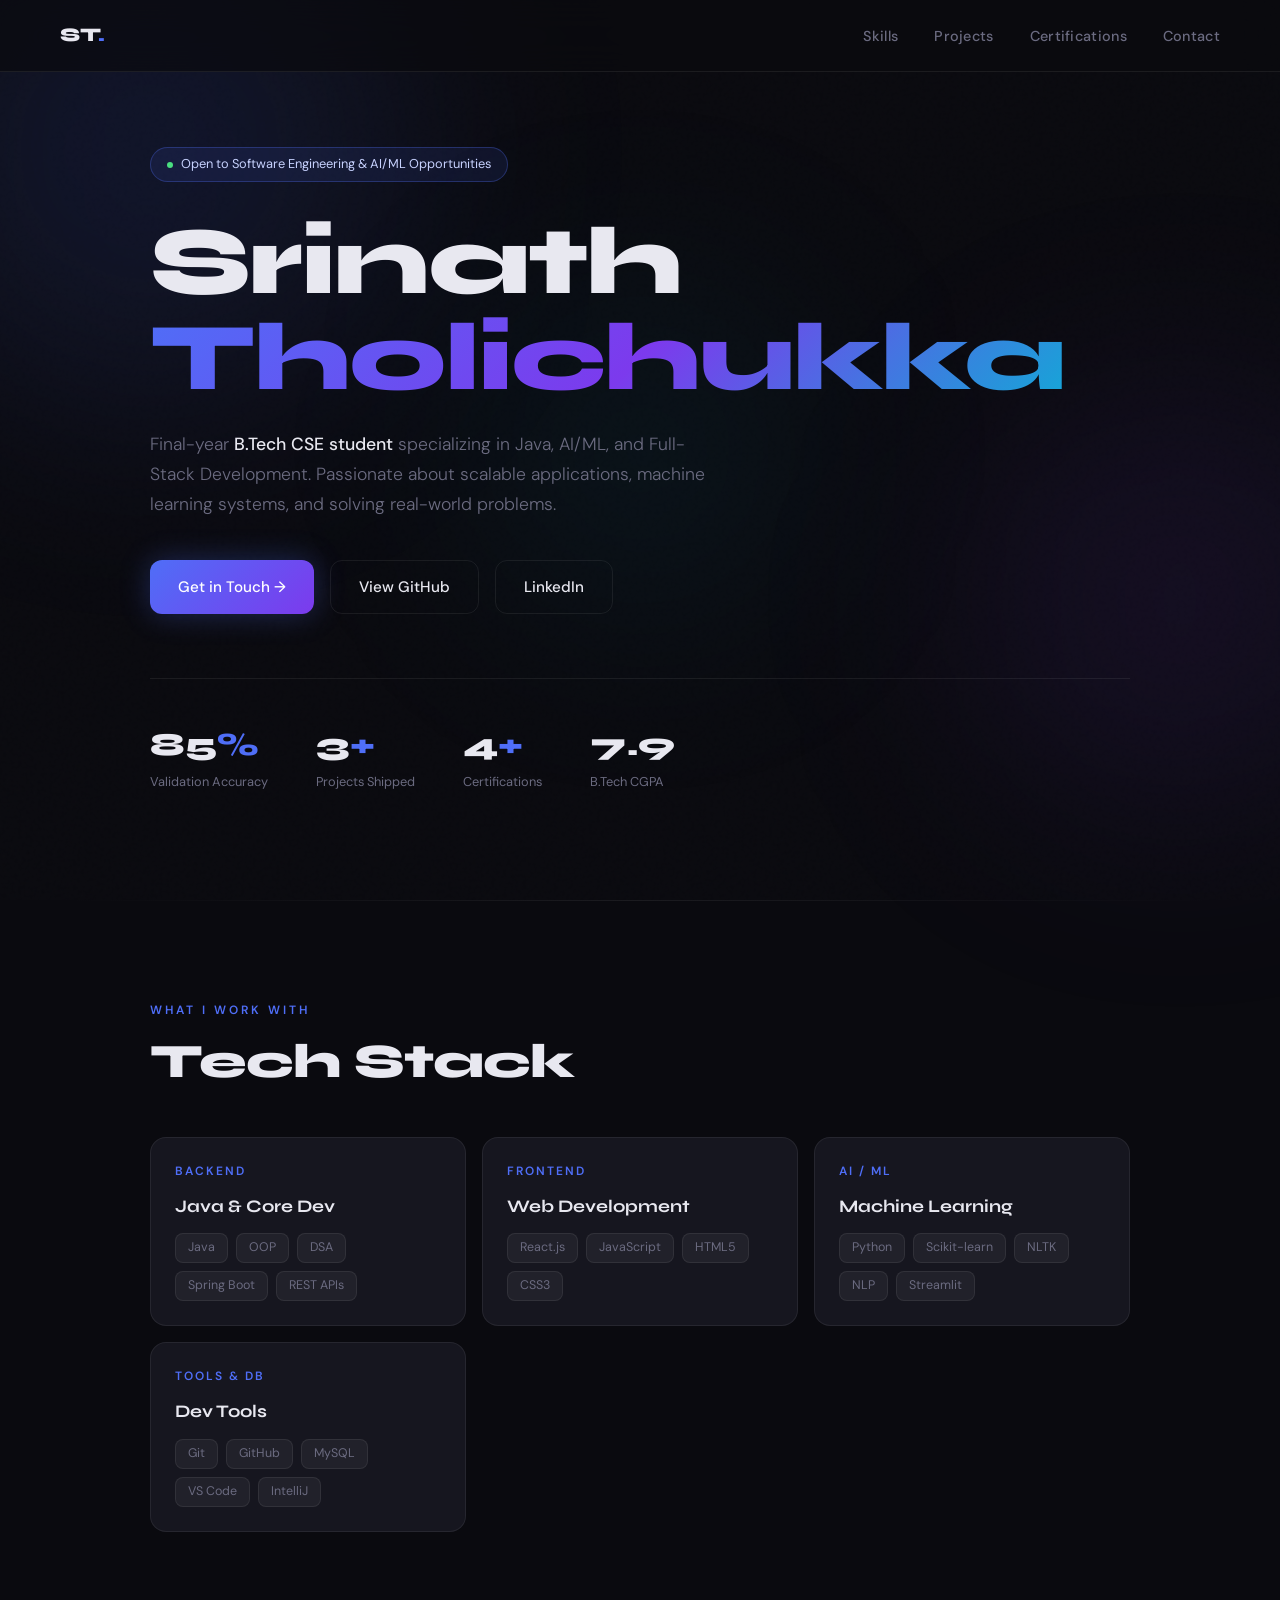
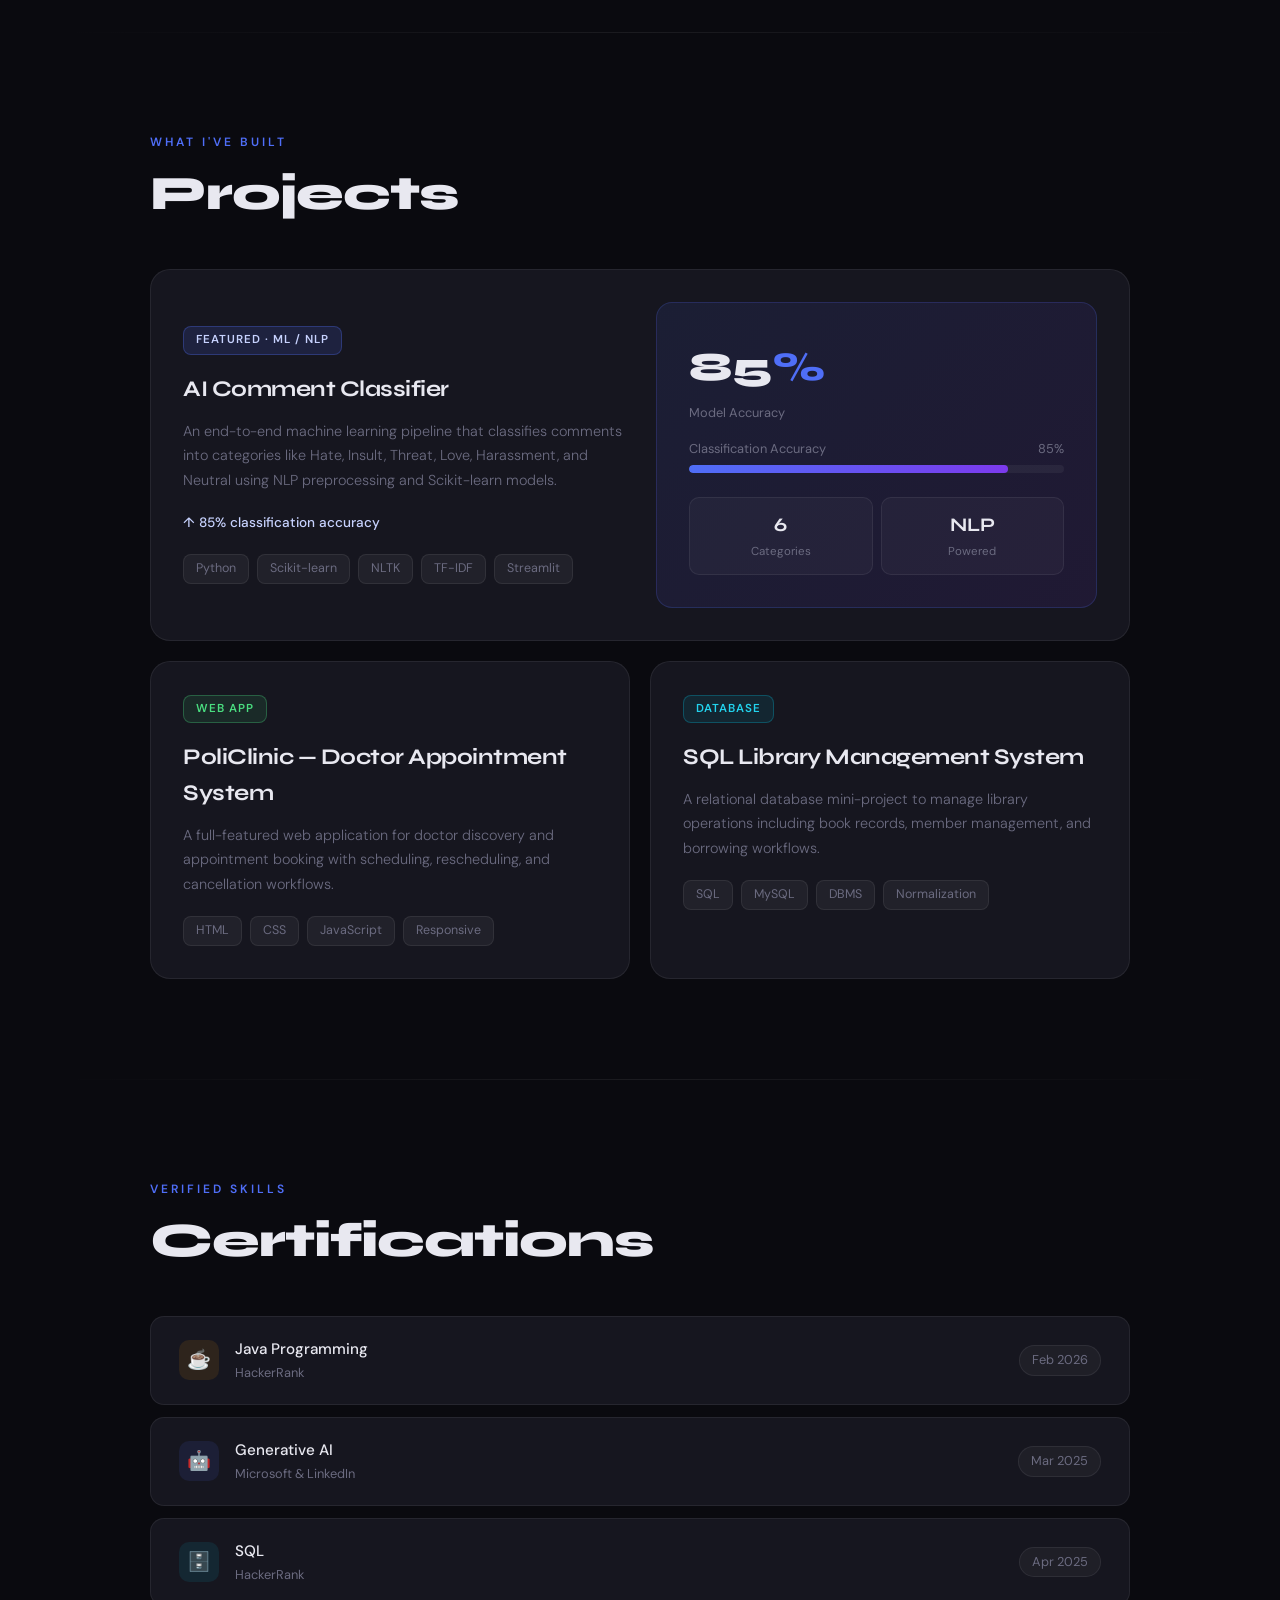
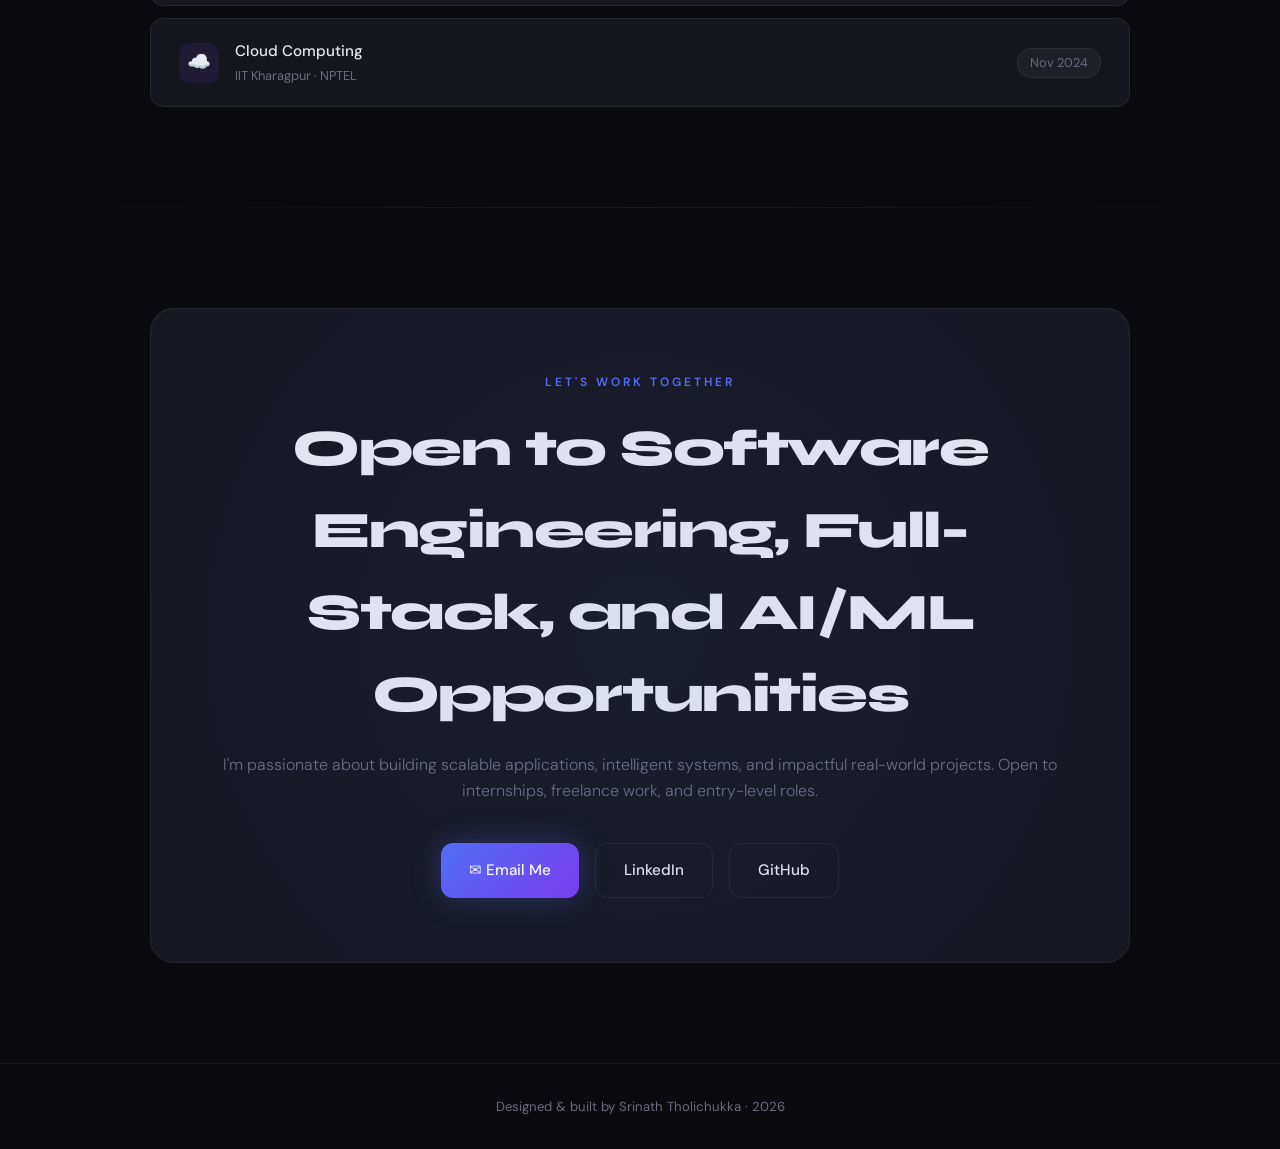
<file: index.html>
<!DOCTYPE html>
<html lang="en">
<head>
<meta charset="UTF-8"/>
<meta name="viewport" content="width=device-width, initial-scale=1.0"/>
<title>Srinath Tholichukka — Software Engineer</title>
<link href="https://fonts.googleapis.com/css2?family=Syne:wght@400;600;700;800&family=DM+Sans:ital,wght@0,300;0,400;0,500;1,300&display=swap" rel="stylesheet"/>
<style>
  :root {
    --bg: #0a0a0f;
    --surface: #111118;
    --card: #16161f;
    --border: rgba(255,255,255,0.07);
    --accent: #4f6ef7;
    --accent2: #7c3aed;
    --accent3: #06b6d4;
    --text: #e8e8f0;
    --muted: #6b6b80;
    --highlight: #c7d2fe;
  }
  *, *::before, *::after { box-sizing: border-box; margin: 0; padding: 0; }

  html { scroll-behavior: smooth; }

  body {
    background: var(--bg);
    color: var(--text);
    font-family: 'DM Sans', sans-serif;
    font-size: 16px;
    line-height: 1.6;
    overflow-x: hidden;
  }

  /* ---- NOISE OVERLAY ---- */
  body::before {
    content: '';
    position: fixed;
    inset: 0;
    background-image: url("data:image/svg+xml,%3Csvg viewBox='0 0 256 256' xmlns='http://www.w3.org/2000/svg'%3E%3Cfilter id='noise'%3E%3CfeTurbulence type='fractalNoise' baseFrequency='0.9' numOctaves='4' stitchTiles='stitch'/%3E%3C/filter%3E%3Crect width='100%25' height='100%25' filter='url(%23noise)' opacity='0.04'/%3E%3C/svg%3E");
    pointer-events: none;
    z-index: 0;
    opacity: 0.4;
  }

  /* ---- GLOW BLOBS ---- */
  .blob {
    position: fixed;
    border-radius: 50%;
    filter: blur(120px);
    pointer-events: none;
    z-index: 0;
  }
  .blob-1 { width: 500px; height: 500px; background: rgba(79,110,247,0.12); top: -100px; left: -100px; }
  .blob-2 { width: 400px; height: 400px; background: rgba(124,58,237,0.10); bottom: 100px; right: -100px; }
  .blob-3 { width: 300px; height: 300px; background: rgba(6,182,212,0.08); top: 50%; left: 50%; transform: translate(-50%,-50%); }

  /* ---- NAV ---- */
  nav {
    position: fixed;
    top: 0; left: 0; right: 0;
    z-index: 100;
    display: flex;
    justify-content: space-between;
    align-items: center;
    padding: 20px 60px;
    background: rgba(10,10,15,0.7);
    backdrop-filter: blur(20px);
    border-bottom: 1px solid var(--border);
  }
  .nav-logo {
    font-family: 'Syne', sans-serif;
    font-weight: 800;
    font-size: 1.2rem;
    color: var(--text);
    text-decoration: none;
    letter-spacing: -0.5px;
  }
  .nav-logo span { color: var(--accent); }
  .nav-links { display: flex; gap: 36px; list-style: none; }
  .nav-links a {
    color: var(--muted);
    text-decoration: none;
    font-size: 0.9rem;
    font-weight: 500;
    transition: color 0.2s;
    letter-spacing: 0.3px;
  }
  .nav-links a:hover { color: var(--text); }

  /* ---- SECTIONS ---- */
  section { position: relative; z-index: 1; }

  /* ---- HERO ---- */
  .hero {
    min-height: 100vh;
    display: flex;
    flex-direction: column;
    justify-content: center;
    padding: 120px 60px 80px;
    max-width: 1100px;
    margin: 0 auto;
  }
  .hero-tag {
    display: inline-flex;
    align-items: center;
    gap: 8px;
    background: rgba(79,110,247,0.1);
    border: 1px solid rgba(79,110,247,0.3);
    border-radius: 100px;
    padding: 6px 16px;
    font-size: 0.8rem;
    color: var(--highlight);
    margin-bottom: 32px;
    width: fit-content;
    animation: fadeUp 0.6s ease both;
  }
  .hero-tag::before {
    content: '';
    width: 6px; height: 6px;
    border-radius: 50%;
    background: #4ade80;
    animation: pulse 2s infinite;
  }
  @keyframes pulse {
    0%, 100% { opacity: 1; }
    50% { opacity: 0.3; }
  }
  .hero h1 {
    font-family: 'Syne', sans-serif;
    font-size: clamp(3rem, 8vw, 6rem);
    font-weight: 800;
    line-height: 1.0;
    letter-spacing: -2px;
    margin-bottom: 24px;
    animation: fadeUp 0.6s 0.1s ease both;
  }
  .hero h1 .line2 {
    display: block;
    background: linear-gradient(135deg, var(--accent), var(--accent2), var(--accent3));
    -webkit-background-clip: text;
    -webkit-text-fill-color: transparent;
    background-clip: text;
  }
  .hero-desc {
    font-size: 1.1rem;
    color: var(--muted);
    max-width: 560px;
    line-height: 1.7;
    margin-bottom: 40px;
    font-weight: 300;
    animation: fadeUp 0.6s 0.2s ease both;
  }
  .hero-desc strong { color: var(--text); font-weight: 500; }
  .hero-cta {
    display: flex;
    gap: 16px;
    flex-wrap: wrap;
    animation: fadeUp 0.6s 0.3s ease both;
  }
  .btn {
    display: inline-flex;
    align-items: center;
    gap: 8px;
    padding: 14px 28px;
    border-radius: 12px;
    font-family: 'DM Sans', sans-serif;
    font-size: 0.95rem;
    font-weight: 500;
    cursor: pointer;
    text-decoration: none;
    transition: all 0.2s;
  }
  .btn-primary {
    background: linear-gradient(135deg, var(--accent), var(--accent2));
    color: white;
    border: none;
    box-shadow: 0 0 30px rgba(79,110,247,0.3);
  }
  .btn-primary:hover { transform: translateY(-2px); box-shadow: 0 0 40px rgba(79,110,247,0.5); }
  .btn-secondary {
    background: transparent;
    color: var(--text);
    border: 1px solid var(--border);
  }
  .btn-secondary:hover { border-color: rgba(255,255,255,0.2); background: rgba(255,255,255,0.04); }

  .hero-stats {
    display: flex;
    gap: 48px;
    margin-top: 64px;
    padding-top: 40px;
    border-top: 1px solid var(--border);
    animation: fadeUp 0.6s 0.4s ease both;
  }
  .stat-num {
    font-family: 'Syne', sans-serif;
    font-size: 2rem;
    font-weight: 800;
    color: var(--text);
  }
  .stat-num span { color: var(--accent); }
  .stat-label { font-size: 0.8rem; color: var(--muted); margin-top: 2px; }

  @keyframes fadeUp {
    from { opacity: 0; transform: translateY(24px); }
    to { opacity: 1; transform: translateY(0); }
  }

  /* ---- DIVIDER ---- */
  .section-divider {
    height: 1px;
    background: linear-gradient(90deg, transparent, var(--border), transparent);
    margin: 0 60px;
  }

  /* ---- SKILLS ---- */
  .skills-section {
    padding: 100px 60px;
    max-width: 1100px;
    margin: 0 auto;
  }
  .section-label {
    font-size: 0.75rem;
    font-weight: 600;
    color: var(--accent);
    letter-spacing: 3px;
    text-transform: uppercase;
    margin-bottom: 16px;
  }
  .section-title {
    font-family: 'Syne', sans-serif;
    font-size: clamp(1.8rem, 4vw, 3rem);
    font-weight: 800;
    letter-spacing: -1px;
    margin-bottom: 48px;
    line-height: 1.1;
  }
  .skills-grid {
    display: grid;
    grid-template-columns: repeat(auto-fill, minmax(280px, 1fr));
    gap: 16px;
  }
  .skill-card {
    background: var(--card);
    border: 1px solid var(--border);
    border-radius: 16px;
    padding: 24px;
    transition: all 0.3s;
    position: relative;
    overflow: hidden;
  }
  .skill-card::before {
    content: '';
    position: absolute;
    top: 0; left: 0; right: 0;
    height: 2px;
    background: linear-gradient(90deg, var(--accent), var(--accent2));
    transform: scaleX(0);
    transform-origin: left;
    transition: transform 0.3s;
  }
  .skill-card:hover { border-color: rgba(79,110,247,0.3); transform: translateY(-4px); }
  .skill-card:hover::before { transform: scaleX(1); }
  .skill-category {
    font-size: 0.75rem;
    font-weight: 600;
    color: var(--accent);
    letter-spacing: 2px;
    text-transform: uppercase;
    margin-bottom: 12px;
  }
  .skill-name {
    font-family: 'Syne', sans-serif;
    font-size: 1.1rem;
    font-weight: 700;
    margin-bottom: 8px;
  }
  .skill-items {
    display: flex;
    flex-wrap: wrap;
    gap: 8px;
    margin-top: 12px;
  }
  .tag {
    background: rgba(255,255,255,0.05);
    border: 1px solid var(--border);
    border-radius: 8px;
    padding: 4px 12px;
    font-size: 0.78rem;
    color: var(--muted);
    transition: all 0.2s;
  }
  .tag:hover { background: rgba(79,110,247,0.1); border-color: rgba(79,110,247,0.3); color: var(--highlight); }

  /* ---- PROJECTS ---- */
  .projects-section {
    padding: 100px 60px;
    max-width: 1100px;
    margin: 0 auto;
  }
  .projects-grid {
    display: grid;
    grid-template-columns: 1fr 1fr;
    gap: 20px;
  }
  .project-card {
    background: var(--card);
    border: 1px solid var(--border);
    border-radius: 20px;
    padding: 32px;
    transition: all 0.3s;
    position: relative;
    overflow: hidden;
    text-decoration: none;
    color: inherit;
    display: block;
  }
  .project-card.featured {
    grid-column: span 2;
    display: grid;
    grid-template-columns: 1fr 1fr;
    gap: 32px;
    align-items: center;
  }
  .project-card::after {
    content: '';
    position: absolute;
    inset: 0;
    background: linear-gradient(135deg, rgba(79,110,247,0.05), transparent);
    opacity: 0;
    transition: opacity 0.3s;
  }
  .project-card:hover { border-color: rgba(79,110,247,0.3); transform: translateY(-4px); }
  .project-card:hover::after { opacity: 1; }
  .project-badge {
    display: inline-block;
    background: rgba(79,110,247,0.15);
    color: var(--highlight);
    border: 1px solid rgba(79,110,247,0.3);
    border-radius: 8px;
    padding: 4px 12px;
    font-size: 0.72rem;
    font-weight: 600;
    letter-spacing: 1px;
    text-transform: uppercase;
    margin-bottom: 16px;
  }
  .project-badge.green {
    background: rgba(74,222,128,0.1);
    color: #4ade80;
    border-color: rgba(74,222,128,0.3);
  }
  .project-badge.cyan {
    background: rgba(6,182,212,0.1);
    color: #22d3ee;
    border-color: rgba(6,182,212,0.3);
  }
  .project-title {
    font-family: 'Syne', sans-serif;
    font-size: 1.4rem;
    font-weight: 700;
    margin-bottom: 12px;
    letter-spacing: -0.5px;
  }
  .project-desc {
    color: var(--muted);
    font-size: 0.9rem;
    line-height: 1.7;
    margin-bottom: 20px;
    font-weight: 300;
  }
  .project-highlight {
    font-size: 0.85rem;
    color: var(--highlight);
    font-weight: 500;
    margin-bottom: 20px;
  }
  .project-visual {
    background: linear-gradient(135deg, rgba(79,110,247,0.1), rgba(124,58,237,0.1));
    border: 1px solid rgba(79,110,247,0.2);
    border-radius: 16px;
    padding: 32px;
    display: flex;
    flex-direction: column;
    gap: 16px;
  }
  .accuracy-bar {
    background: rgba(255,255,255,0.05);
    border-radius: 100px;
    height: 8px;
    overflow: hidden;
  }
  .accuracy-fill {
    height: 100%;
    background: linear-gradient(90deg, var(--accent), var(--accent2));
    border-radius: 100px;
    width: 85%;
    animation: growBar 1.5s 0.5s ease both;
  }
  @keyframes growBar {
    from { width: 0; }
    to { width: 85%; }
  }
  .accuracy-label {
    display: flex;
    justify-content: space-between;
    font-size: 0.8rem;
    color: var(--muted);
  }
  .accuracy-value {
    font-family: 'Syne', sans-serif;
    font-size: 2.5rem;
    font-weight: 800;
    color: var(--text);
  }
  .accuracy-value span { color: var(--accent); }

  /* ---- CERTS ---- */
  .certs-section {
    padding: 100px 60px;
    max-width: 1100px;
    margin: 0 auto;
  }
  .certs-list { display: flex; flex-direction: column; gap: 12px; }
  .cert-item {
    background: var(--card);
    border: 1px solid var(--border);
    border-radius: 14px;
    padding: 20px 28px;
    display: flex;
    align-items: center;
    justify-content: space-between;
    transition: all 0.2s;
  }
  .cert-item:hover { border-color: rgba(79,110,247,0.3); transform: translateX(4px); }
  .cert-left { display: flex; align-items: center; gap: 16px; }
  .cert-icon {
    width: 40px; height: 40px;
    border-radius: 10px;
    display: flex; align-items: center; justify-content: center;
    font-size: 1.2rem;
  }
  .cert-name { font-weight: 500; font-size: 0.95rem; }
  .cert-issuer { font-size: 0.8rem; color: var(--muted); margin-top: 2px; }
  .cert-date {
    font-size: 0.8rem;
    color: var(--muted);
    background: rgba(255,255,255,0.04);
    padding: 4px 12px;
    border-radius: 100px;
    border: 1px solid var(--border);
  }

  /* ---- CONTACT ---- */
  .contact-section {
    padding: 100px 60px;
    max-width: 1100px;
    margin: 0 auto;
    text-align: center;
  }
  .contact-card {
    background: var(--card);
    border: 1px solid var(--border);
    border-radius: 24px;
    padding: 64px;
    position: relative;
    overflow: hidden;
  }
  .contact-card::before {
    content: '';
    position: absolute;
    top: -50%; left: -50%;
    width: 200%; height: 200%;
    background: radial-gradient(circle at center, rgba(79,110,247,0.08), transparent 60%);
    pointer-events: none;
  }
  .contact-card h2 {
    font-family: 'Syne', sans-serif;
    font-size: clamp(2rem, 4vw, 3.5rem);
    font-weight: 800;
    letter-spacing: -1.5px;
    margin-bottom: 16px;
  }
  .contact-card p {
    color: var(--muted);
    font-size: 1rem;
    margin-bottom: 40px;
    font-weight: 300;
  }
  .contact-links {
    display: flex;
    gap: 16px;
    justify-content: center;
    flex-wrap: wrap;
  }

  /* ---- FOOTER ---- */
  footer {
    text-align: center;
    padding: 32px 60px;
    color: var(--muted);
    font-size: 0.82rem;
    border-top: 1px solid var(--border);
    position: relative;
    z-index: 1;
  }

  /* ---- SCROLLBAR ---- */
  ::-webkit-scrollbar { width: 6px; }
  ::-webkit-scrollbar-track { background: var(--bg); }
  ::-webkit-scrollbar-thumb { background: rgba(79,110,247,0.3); border-radius: 3px; }

  /* ---- MOBILE ---- */
  @media (max-width: 768px) {
    nav { padding: 16px 24px; }
    .nav-links { display: none; }
    .hero, .skills-section, .projects-section, .certs-section, .contact-section { padding-left: 24px; padding-right: 24px; }
    .section-divider { margin: 0 24px; }
    .projects-grid { grid-template-columns: 1fr; }
    .project-card.featured { grid-column: span 1; grid-template-columns: 1fr; }
    .hero-stats { gap: 24px; flex-wrap: wrap; }
    .contact-card { padding: 40px 24px; }
  }
</style>
</head>
<body>

<div class="blob blob-1"></div>
<div class="blob blob-2"></div>
<div class="blob blob-3"></div>

<!-- NAV -->
<nav>
  <a href="#" class="nav-logo">ST<span>.</span></a>
  <ul class="nav-links">
    <li><a href="#skills">Skills</a></li>
    <li><a href="#projects">Projects</a></li>
    <li><a href="#certifications">Certifications</a></li>
    <li><a href="#contact">Contact</a></li>
  </ul>
</nav>

<!-- HERO -->
<section class="hero">
  <div class="hero-tag">Open to Software Engineering & AI/ML Opportunities</div>
  <h1>
    Srinath<br>
    <span class="line2">Tholichukka</span>
  </h1>
  <p class="hero-desc">
    Final-year <strong>B.Tech CSE student</strong> specializing in Java, AI/ML, and Full-Stack Development. 
    Passionate about scalable applications, machine learning systems, and solving real-world problems.
  </p>
  <div class="hero-cta">
    <a href="mailto:tholichukkasrinath1@gmail.com" class="btn btn-primary">Get in Touch →</a>
    <a href="https://github.com/Srinath-2203" target="_blank" class="btn btn-secondary">View GitHub</a>
    <a href="https://www.linkedin.com/in/srinaththolichukka/" target="_blank" class="btn btn-secondary">LinkedIn</a>
  </div>
  <div class="hero-stats">
    <div>
      <div class="stat-num">85<span>%</span></div>
      <div class="stat-label">Validation Accuracy</div>
    </div>
    <div>
      <div class="stat-num">3<span>+</span></div>
      <div class="stat-label">Projects Shipped</div>
    </div>
    <div>
      <div class="stat-num">4<span>+</span></div>
      <div class="stat-label">Certifications</div>
    </div>
    <div>
      <div class="stat-num">7.9</div>
      <div class="stat-label">B.Tech CGPA</div>
    </div>
  </div>
</section>

<div class="section-divider"></div>

<!-- SKILLS -->
<section id="skills" class="skills-section">
  <div class="section-label">What I Work With</div>
  <h2 class="section-title">Tech Stack</h2>
  <div class="skills-grid">
    <div class="skill-card">
      <div class="skill-category">Backend</div>
      <div class="skill-name">Java & Core Dev</div>
      <div class="skill-items">
        <span class="tag">Java</span>
        <span class="tag">OOP</span>
        <span class="tag">DSA</span>
        <span class="tag">Spring Boot</span>
        <span class="tag">REST APIs</span>
      </div>
    </div>
    <div class="skill-card">
      <div class="skill-category">Frontend</div>
      <div class="skill-name">Web Development</div>
      <div class="skill-items">
        <span class="tag">React.js</span>
        <span class="tag">JavaScript</span>
        <span class="tag">HTML5</span>
        <span class="tag">CSS3</span>
      </div>
    </div>
    <div class="skill-card">
      <div class="skill-category">AI / ML</div>
      <div class="skill-name">Machine Learning</div>
      <div class="skill-items">
        <span class="tag">Python</span>
        <span class="tag">Scikit-learn</span>
        <span class="tag">NLTK</span>
        <span class="tag">NLP</span>
        <span class="tag">Streamlit</span>
      </div>
    </div>
    <div class="skill-card">
      <div class="skill-category">Tools & DB</div>
      <div class="skill-name">Dev Tools</div>
      <div class="skill-items">
        <span class="tag">Git</span>
        <span class="tag">GitHub</span>
        <span class="tag">MySQL</span>
        <span class="tag">VS Code</span>
        <span class="tag">IntelliJ</span>
      </div>
    </div>
  </div>
</section>

<div class="section-divider"></div>

<!-- PROJECTS -->
<section id="projects" class="projects-section">
  <div class="section-label">What I've Built</div>
  <h2 class="section-title">Projects</h2>
  <div class="projects-grid">

    <!-- FEATURED -->
    <a href="https://github.com/Srinath-2203/AI-Comment-Classifier" target="_blank" class="project-card featured">
      <div>
        <div class="project-badge">Featured · ML / NLP</div>
        <div class="project-title">AI Comment Classifier</div>
        <p class="project-desc">
          An end-to-end machine learning pipeline that classifies comments into categories like Hate, Insult, Threat, Love, Harassment, and Neutral using NLP preprocessing and Scikit-learn models.
        </p>
        <div class="project-highlight">↑ 85% classification accuracy</div>
        <div class="skill-items">
          <span class="tag">Python</span>
          <span class="tag">Scikit-learn</span>
          <span class="tag">NLTK</span>
          <span class="tag">TF-IDF</span>
          <span class="tag">Streamlit</span>
        </div>
      </div>
      <div class="project-visual">
        <div>
          <div class="accuracy-value">85<span>%</span></div>
          <div style="color:var(--muted);font-size:0.8rem;margin-top:4px;">Model Accuracy</div>
        </div>
        <div>
          <div class="accuracy-label"><span>Classification Accuracy</span><span>85%</span></div>
          <div class="accuracy-bar" style="margin-top:6px;"><div class="accuracy-fill"></div></div>
        </div>
        <div style="display:grid;grid-template-columns:1fr 1fr;gap:8px;margin-top:8px;">
          <div style="background:rgba(255,255,255,0.03);border:1px solid var(--border);border-radius:10px;padding:12px;text-align:center;">
            <div style="font-family:'Syne',sans-serif;font-size:1.2rem;font-weight:700;">6</div>
            <div style="font-size:0.72rem;color:var(--muted);margin-top:2px;">Categories</div>
          </div>
          <div style="background:rgba(255,255,255,0.03);border:1px solid var(--border);border-radius:10px;padding:12px;text-align:center;">
            <div style="font-family:'Syne',sans-serif;font-size:1.2rem;font-weight:700;">NLP</div>
            <div style="font-size:0.72rem;color:var(--muted);margin-top:2px;">Powered</div>
          </div>
        </div>
      </div>
    </a>

    <!-- CARD 2 -->
    <a href="https://github.com/Srinath-2203/PoliClinic" target="_blank" class="project-card">
      <div class="project-badge green">Web App</div>
      <div class="project-title">PoliClinic — Doctor Appointment System</div>
      <p class="project-desc">
        A full-featured web application for doctor discovery and appointment booking with scheduling, rescheduling, and cancellation workflows.
      </p>
      <div class="skill-items">
        <span class="tag">HTML</span>
        <span class="tag">CSS</span>
        <span class="tag">JavaScript</span>
        <span class="tag">Responsive</span>
      </div>
    </a>

    <!-- CARD 3 -->
    <a href="https://github.com/Srinath-2203/SQL-Library" target="_blank" class="project-card">
      <div class="project-badge cyan">Database</div>
      <div class="project-title">SQL Library Management System</div>
      <p class="project-desc">
        A relational database mini-project to manage library operations including book records, member management, and borrowing workflows.
      </p>
      <div class="skill-items">
        <span class="tag">SQL</span>
        <span class="tag">MySQL</span>
        <span class="tag">DBMS</span>
        <span class="tag">Normalization</span>
      </div>
    </a>

  </div>
</section>

<div class="section-divider"></div>

<!-- CERTIFICATIONS -->
<section id="certifications" class="certs-section">
  <div class="section-label">Verified Skills</div>
  <h2 class="section-title">Certifications</h2>
  <div class="certs-list">
    <div class="cert-item">
      <div class="cert-left">
        <div class="cert-icon" style="background:rgba(255,160,0,0.1);">☕</div>
        <div>
          <div class="cert-name">Java Programming</div>
          <div class="cert-issuer">HackerRank</div>
        </div>
      </div>
      <div class="cert-date">Feb 2026</div>
    </div>
    <div class="cert-item">
      <div class="cert-left">
        <div class="cert-icon" style="background:rgba(79,110,247,0.1);">🤖</div>
        <div>
          <div class="cert-name">Generative AI</div>
          <div class="cert-issuer">Microsoft & LinkedIn</div>
        </div>
      </div>
      <div class="cert-date">Mar 2025</div>
    </div>
    <div class="cert-item">
      <div class="cert-left">
        <div class="cert-icon" style="background:rgba(6,182,212,0.1);">🗄️</div>
        <div>
          <div class="cert-name">SQL</div>
          <div class="cert-issuer">HackerRank</div>
        </div>
      </div>
      <div class="cert-date">Apr 2025</div>
    </div>
    <div class="cert-item">
      <div class="cert-left">
        <div class="cert-icon" style="background:rgba(124,58,237,0.1);">☁️</div>
        <div>
          <div class="cert-name">Cloud Computing</div>
          <div class="cert-issuer">IIT Kharagpur · NPTEL</div>
        </div>
      </div>
      <div class="cert-date">Nov 2024</div>
    </div>
  </div>
</section>

<div class="section-divider"></div>

<!-- CONTACT -->
<section id="contact" class="contact-section">
  <div class="contact-card">
    <div class="section-label" style="text-align:center;margin-bottom:16px;">Let's Work Together</div>
    <h2>Open to Software Engineering, Full-Stack, and AI/ML<br>Opportunities</h2>
    <p>I'm passionate about building scalable applications, intelligent systems, and impactful real-world projects. Open to internships, freelance work, and entry-level roles.</p>
    <div class="contact-links">
      <a href="mailto:tholichukkasrinath1@gmail.com" class="btn btn-primary">✉ Email Me</a>
      <a href="https://www.linkedin.com/in/srinaththolichukka/" target="_blank" class="btn btn-secondary">LinkedIn</a>
      <a href="https://github.com/Srinath-2203" target="_blank" class="btn btn-secondary">GitHub</a>
    </div>
  </div>
</section>

<footer>
  <p>Designed & built by Srinath Tholichukka · 2026</p>
</footer>

</body>
</html>
</file>
